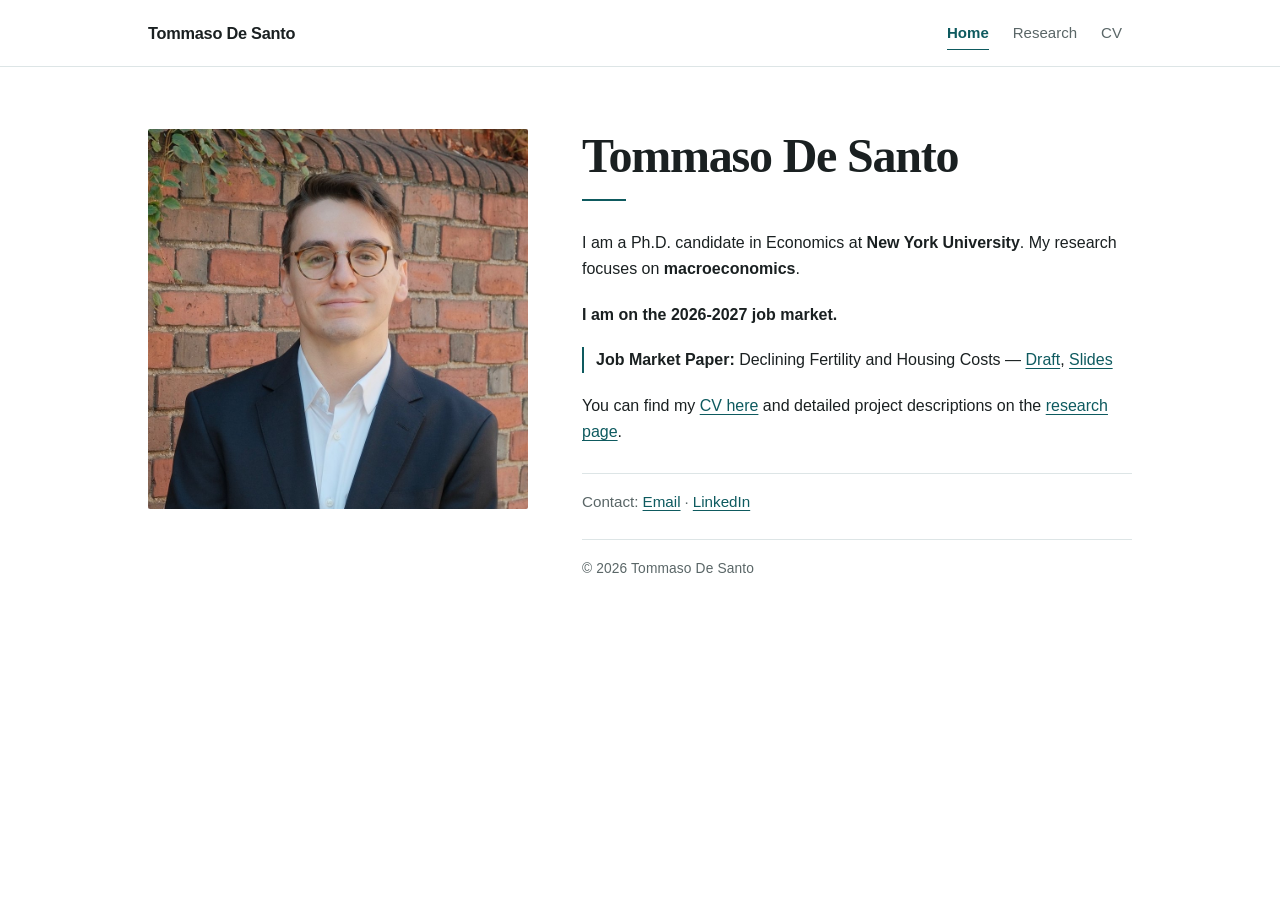
<file: index.html>
<!DOCTYPE html>
<html lang="en">
<head>
  <meta charset="utf-8">
  <title>Tommaso De Santo</title>
  <meta name="viewport" content="width=device-width, initial-scale=1">
  <!-- Same shared stylesheet -->
  <link rel="stylesheet" href="style.css">
</head>
<body>

  <!-- Shared, fixed/sticky header (same structure as research, no emojis) -->
  <header class="site-header">
    <div class="inner">
      <a class="brand" href="index.html">Tommaso De Santo</a>
      <div class="header-right">
        <nav class="site-nav">
          <a href="index.html" id="nav-home">Home</a>
          <a href="research.html" id="nav-research">Research</a>
          <a href="cv.html" id="nav-cv">CV</a>
        </nav>
        <!-- No socials block on index header -->
      </div>
    </div>
  </header>

  <!-- Active link setter (same logic as research) -->
  <script>
    (function () {
      const path = location.pathname.split('/').pop() || 'index.html';
      const map = { 'index.html': 'nav-home', 'research.html': 'nav-research', 'cv.html': 'nav-cv' };
      const id = map[path] || 'nav-home';
      const el = document.getElementById(id);
      if (el) el.classList.add('active');
    })();
  </script>

  <!-- Page content -->
  <div class="container">
    <div class="home-grid">
      <div class="photo">
        <img src="assets/headshot.jpg" alt="Tommaso De Santo portrait" width="900" height="900">
      </div>
      <div class="content">
        <h1>Tommaso De Santo</h1>
        <hr>
        <main>
          <p>
            I am a Ph.D. candidate in Economics at <strong>New York University</strong>.
            My research focuses on <strong>macroeconomics</strong>.
          </p>
          <p><strong>I am on the 2026-2027 job market.</strong></p>
          <p class="jmp-line">
            <strong>Job Market Paper:</strong> Declining Fertility and Housing Costs
            — <a href="jmp.pdf" title="Job market paper">Draft</a>, <a href="files/JMP_slides_20261015.pdf">Slides</a>
          </p>
          <p>
            You can find my <a href="cv.html">CV here</a> and detailed project descriptions on the
            <a href="research.html">research page</a>.
          </p>
        </main>

        <!-- Index-only contact line (no emojis) -->
        <div class="contact-line" style="margin-top: 20px;">
          <span>Contact: </span>
          <a href="mailto:td2248@nyu.edu">Email</a>
          <span> · </span>
          <a href="https://www.linkedin.com/in/tommaso-de-santo-04191a162/" target="_blank" rel="noopener">LinkedIn</a>
        </div>

        <footer style="margin-top: 16px;">
          © <script>document.write(new Date().getFullYear())</script> Tommaso De Santo
        </footer>
      </div>
    </div>
  </div>
</body>
</html>
</file>
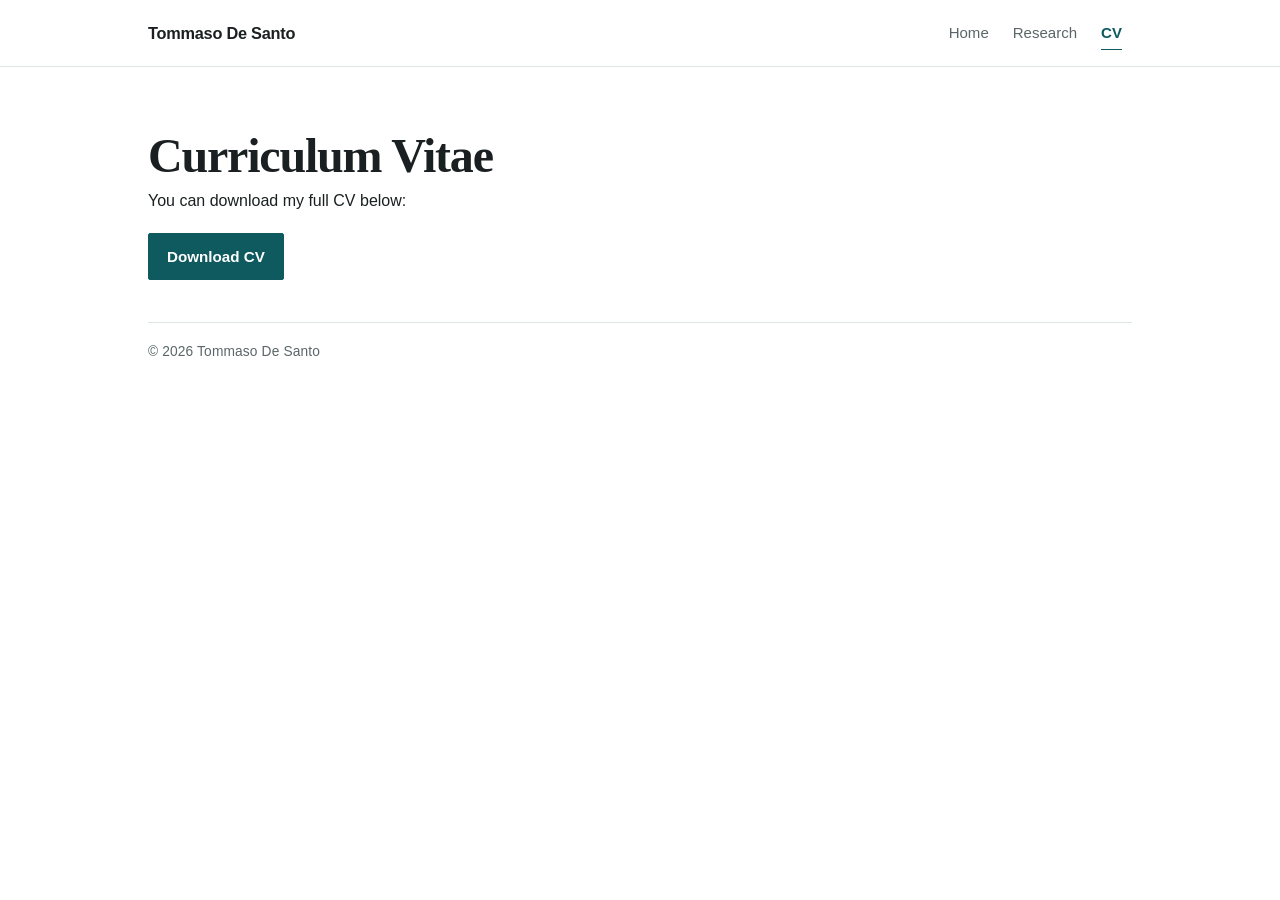
<file: cv.html>
<!DOCTYPE html>
<html lang="en">
<head>
  <meta charset="UTF-8">
  <title>CV — Tommaso De Santo</title>
  <meta name="viewport" content="width=device-width, initial-scale=1">
  <link rel="stylesheet" href="style.css">
</head>
<body>

  <!-- Shared, fixed/sticky header -->
  <header class="site-header">
    <div class="inner">
      <a class="brand" href="index.html">Tommaso De Santo</a>
      <div class="header-right">
        <nav class="site-nav">
          <a href="index.html" id="nav-home">Home</a>
          <a href="research.html" id="nav-research">Research</a>
          <a href="cv.html" id="nav-cv">CV</a>
        </nav>
      </div>
    </div>
  </header>

  <script>
    (function () {
      const path = location.pathname.split('/').pop() || 'index.html';
      const map = { 'index.html': 'nav-home', 'research.html': 'nav-research', 'cv.html': 'nav-cv' };
      const id = map[path] || 'nav-home';
      const el = document.getElementById(id);
      if (el) el.classList.add('active');
    })();
  </script>

  <!-- Page content -->
  <div class="container">
    <main>
      <h1>Curriculum Vitae</h1>
      <p>You can download my full CV below:</p>
      <p><a class="button" href="cv.pdf" target="_blank">Download CV</a></p>
    </main>

    <footer>
      © <script>document.write(new Date().getFullYear())</script> Tommaso De Santo
    </footer>
  </div>
</body>
</html>
</file>
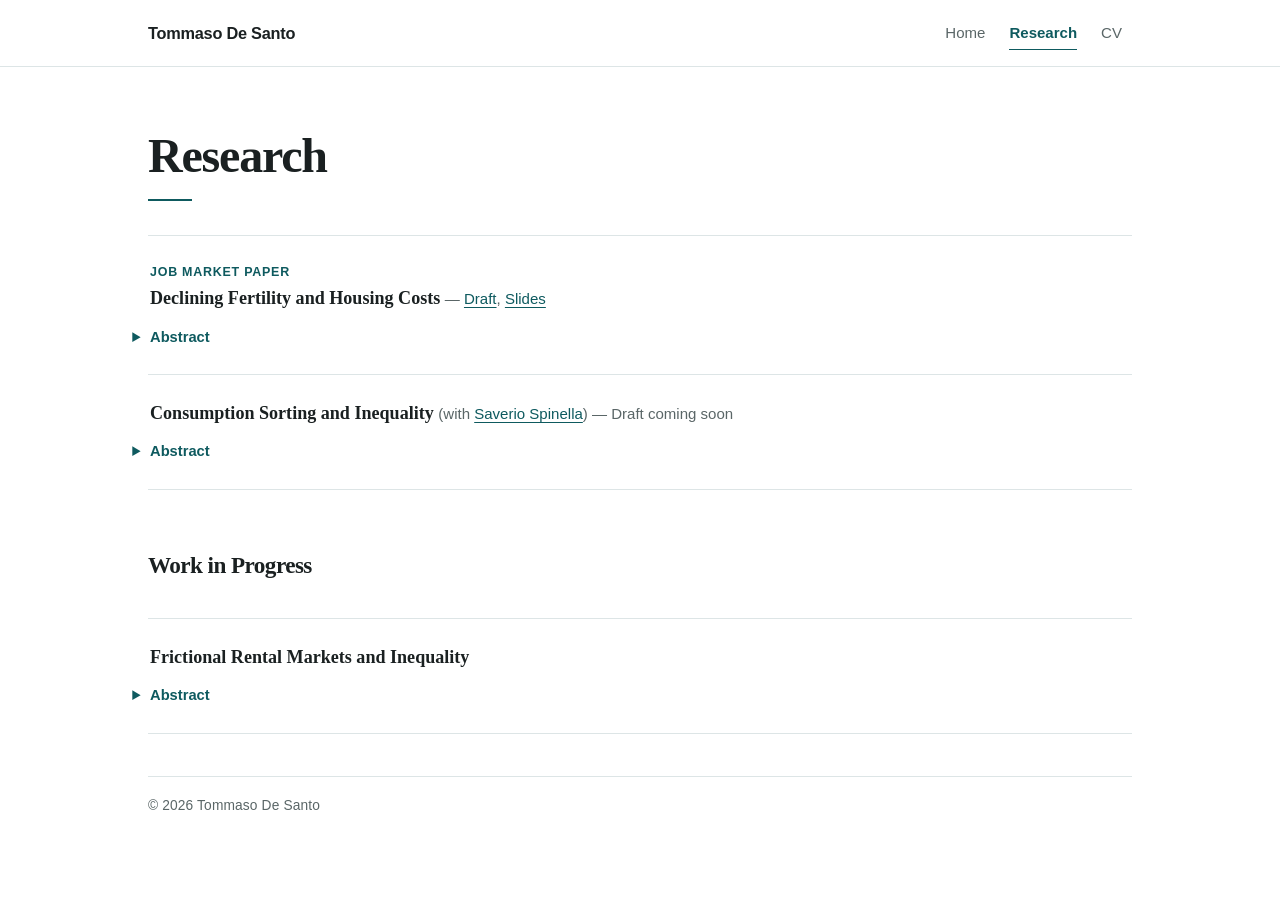
<file: research.html>
<!DOCTYPE html>
<html lang="en">
<head>
  <meta charset="utf-8">
  <title>Research — Tommaso De Santo</title>
  <meta name="viewport" content="width=device-width, initial-scale=1">
  <!-- Uses the same shared stylesheet as index.html and cv.html -->
  <link rel="stylesheet" href="style.css">
</head>
<body>

  <!-- Shared, fixed/sticky header -->
  <header class="site-header">
    <div class="inner">
      <a class="brand" href="index.html">Tommaso De Santo</a>
      <div class="header-right">
        <nav class="site-nav">
          <a href="index.html" id="nav-home">Home</a>
          <a href="research.html" id="nav-research">Research</a>
          <a href="cv.html" id="nav-cv">CV</a>
        </nav>
      </div>
    </div>
  </header>

  <!-- Active link setter -->
  <script>
    (function () {
      const path = location.pathname.split('/').pop() || 'index.html';
      const map = { 'index.html': 'nav-home', 'research.html': 'nav-research', 'cv.html': 'nav-cv' };
      const id = map[path] || 'nav-home';
      const el = document.getElementById(id);
      if (el) el.classList.add('active');
    })();
  </script>

  <!-- Page content -->
  <div class="container">
    <main>
      <h1>Research</h1>
      <hr>

      <ul class="research-list" style="list-style: disc; margin-left: 1.25rem; padding-left: 0.25rem;">
        <!-- 1) Declining Fertility and Housing Costs (JMP) -->
        <li class="research-item" style="margin-bottom: 1.1rem;">
          <span class="jmp-label">Job Market Paper</span>
          <span class="title" style="font-weight: 600;">Declining Fertility and Housing Costs</span>
          <span class="coauthors"></span>
          <span class="links"> — <a href="jmp.pdf" title="Job market paper">Draft</a>, <a href="files/JMP_slides_20261015.pdf">Slides</a></span>
          <details style="margin: 0.35rem 0 0.75rem;">
            <summary style="cursor: pointer; font-weight: 600;">Abstract</summary>
            <p>
              I study how the cost of family space shapes fertility decisions, and what role housing policy can play. Housing costs are at the center of the debate on declining fertility: children need space, and the young households who are deciding whether to have kids have few resources to pay for it. I build a life-cycle model in which households face income risk and choose fertility, savings, and whether to rent or own, subject to a down payment constraint. In the model, a child increases the demand for physical space, and young households face a tradeoff between having children sooner, when fecundity is high but earnings are low and uncertain, and later, after building up savings. I calibrate the model to the United States in 2007 and estimate an exogenous decrease in the desire for children to match the recent fertility decline. Along the transition to a new steady state with a smaller population, the presence of fewer households makes housing cheaper, which feeds back into higher fertility. I use the estimated model to assess different housing policies. Relaxing credit requirements has small effects on fertility in the medium run, as it mostly shifts the timing of fertility. Instead, the effect of policies that change long-term incentives, such as more housing supply and credit available only to parents, is stronger, and builds up over time. The results shed light on the importance of focusing on the long-run effects of policies aimed at increasing fertility.
            </p>
          </details>
        </li>

        <!-- 2) Consumption Sorting and Inequality -->
        <li class="research-item" style="margin-bottom: 1.1rem;">
          <span class="title" style="font-weight: 600;">Consumption Sorting and Inequality</span>
          <span class="coauthors">
            (with <a href="https://saveriospinella.github.io/" target="_blank" rel="noopener">Saverio Spinella</a>)
          </span>
          <span class="links"> — Draft coming soon</span>
          <details style="margin: 0.35rem 0 0.75rem;">
            <summary style="cursor: pointer; font-weight: 600;">Abstract</summary>
            <p>
              We study a spatial economy in which heterogeneous households and retailers jointly choose locations and trade in local markets, subject to housing congestion and shopping frictions. Retail competition can reinforce sorting and even sustain complete income segregation when heterogeneity in product tastes outweighs the shopping complementarities between poor and rich households. Two-sided sorting drives the mechanism: richer households locate in higher-amenity locations, and higher quality retailers cluster in those same locations, reinforcing the segregation pattern. Cross-household spillovers in prices paid have been the focus of the demand-driven market power literature; here we show that they are absent when sorting motives are strong enough.
            </p>
            <p>
              Using NielsenIQ data, we find evidence supporting the two-sided sorting mechanism: shopping intensity rises with retailer density and the price premium for high-end goods falls where the average retailer offers more high-end products. A calibrated version of the model allows us to study place-based policies aimed at reducing the cost of living. Budget-balanced subsidies that lower retailers’ costs are most effective in poorer locations. The burden of the implied redistribution on rich households can be mitigated by moderate price controls in the locations they cluster in.
            </p>
          </details>
        </li>
      </ul>

      <h2 class="research-section">Work in Progress</h2>
      <ul class="research-list" style="list-style: disc; margin-left: 1.25rem; padding-left: 0.25rem;">
        <!-- Frictional Rental Markets and Inequality -->
        <li class="research-item" style="margin-bottom: 1.1rem;">
          <span class="title" style="font-weight: 600;">Frictional Rental Markets and Inequality</span>
          <span class="coauthors"></span>
          <details style="margin: 0.35rem 0 0.75rem;">
            <summary style="cursor: pointer; font-weight: 600;">Abstract</summary>
            <p>
              Using ACS microdata, I document new facts on the heterogeneity of paid rents across individuals and cities.
              First, young people tend to pay higher rents and move more frequently, especially in denser and less housing-elastic
              cities. Second, recent movers—both within and across cities—pay systematically higher rents. These effects are
              heterogeneous across space and stronger in larger, denser metropolitan areas.
            </p>
            <p>
              To rationalize these patterns, I develop a parsimonious model of directed search in the rental market. The model
              explains the observed dispersion in paid rents and implies that increases in housing supply would disproportionately
              benefit younger and more mobile households.
            </p>
          </details>
        </li>
      </ul>
    </main>

    <footer>
      © <script>document.write(new Date().getFullYear())</script> Tommaso De Santo
    </footer>
  </div>
</body>
</html>
</file>
<file: style.css>
/* --- Design tokens --- */
:root {
  --maxw: 1040px;
  --page: #ffffff;
  --surface: #ffffff;
  --surface-soft: #f3f6f6;
  --text: #1a2021;
  --muted: #5a6667;
  --accent: #0e5a5f;
  --accent-strong: #093f43;
  --accent-soft: #e3eff0;
  --border: #dde5e6;
  --shadow: none;
  --radius: 0;
  --padx: 28px;
}

/* --- Base --- */
* {
  box-sizing: border-box;
}

html {
  scroll-behavior: smooth;
}

html,
body {
  margin: 0;
  padding: 0;
}

body {
  min-height: 100vh;
  background: var(--page);
  color: var(--text);
  font-family: -apple-system, BlinkMacSystemFont, "Segoe UI", Roboto, Helvetica, Arial, sans-serif;
  font-size: 16px;
  line-height: 1.65;
  text-rendering: optimizeLegibility;
  -webkit-font-smoothing: antialiased;
}

a {
  color: var(--accent);
  text-decoration-thickness: 1px;
  text-underline-offset: 3px;
  transition: color 160ms ease, background-color 160ms ease, border-color 160ms ease, transform 160ms ease;
}

a:hover {
  color: var(--accent-strong);
}

a:focus-visible,
summary:focus-visible {
  outline: 3px solid rgba(14, 90, 95, 0.22);
  outline-offset: 4px;
  border-radius: 3px;
}

/* --- Site header --- */
.site-header {
  position: sticky;
  top: 0;
  z-index: 1000;
  width: 100%;
  background: rgba(255, 255, 255, 0.96);
  border-bottom: 1px solid var(--border);
  box-shadow: none;
  backdrop-filter: blur(12px);
  -webkit-backdrop-filter: blur(12px);
}

.site-header .inner {
  max-width: var(--maxw);
  min-height: 66px;
  margin: 0 auto;
  padding: 10px var(--padx);
  display: flex;
  align-items: center;
  justify-content: space-between;
}

.brand {
  display: inline-flex;
  align-items: center;
  color: var(--text);
  font-size: 1.02rem;
  font-weight: 720;
  letter-spacing: -0.015em;
  text-decoration: none;
}

.brand:hover {
  color: var(--accent);
}

.header-right,
.site-nav {
  display: flex;
  align-items: center;
}

.header-right {
  gap: 18px;
}

.site-nav {
  gap: 4px;
}

.site-nav a {
  position: relative;
  padding: 7px 10px;
  border-radius: 0;
  color: var(--muted);
  font-size: 0.94rem;
  font-weight: 520;
  text-decoration: none;
}

.site-nav a:hover {
  background: transparent;
  color: var(--accent-strong);
}

.site-nav a.active {
  background: transparent;
  color: var(--accent);
  font-weight: 680;
}

.site-nav a.active::after {
  position: absolute;
  right: 10px;
  bottom: 2px;
  left: 10px;
  height: 1px;
  background: currentColor;
  content: "";
}

/* --- Page shell --- */
.container {
  width: calc(100% - 40px);
  max-width: var(--maxw);
  margin: 62px auto 72px;
  padding: 0 var(--padx) 40px;
  background: transparent;
  border: 0;
  border-radius: 0;
  box-shadow: none;
}

/* --- Home layout --- */
.home-grid {
  display: grid;
  grid-template-columns: minmax(260px, 380px) minmax(0, 1fr);
  gap: 54px;
  align-items: start;
}

.photo {
  min-width: 0;
  text-align: center;
}

.photo img {
  display: block;
  width: 100%;
  height: auto;
  aspect-ratio: 1 / 1;
  object-fit: cover;
  border: 0;
  border-radius: 2px;
  box-shadow: none;
}

.content {
  min-width: 0;
}

/* --- Typography --- */
h1,
h2 {
  color: var(--text);
  font-family: "Iowan Old Style", "Palatino Linotype", Palatino, Georgia, "Times New Roman", serif;
  font-weight: 600;
  letter-spacing: -0.025em;
}

h1 {
  margin: 0 0 0.3rem;
  font-size: clamp(2.15rem, 4vw, 3rem);
  line-height: 1.12;
}

h2 {
  margin: 1rem 0 0.45rem;
  font-size: 1.45rem;
}

hr {
  width: 44px;
  margin: 1rem 0 1.8rem;
  border: 0;
  border-top: 2px solid var(--accent);
}

p {
  margin: 0 0 1.2rem;
}

main p,
.content p {
  max-width: 68ch;
  text-align: left;
  hyphens: auto;
  -webkit-hyphens: auto;
  -ms-hyphens: auto;
}

.contact-line {
  display: flex;
  flex-wrap: wrap;
  align-items: center;
  gap: 4px;
  margin-top: 28px !important;
  padding: 15px 0 0;
  background: transparent;
  border: 0;
  border-top: 1px solid var(--border);
  border-radius: 0;
  color: var(--muted);
  font-size: 0.95rem;
}

.jmp-line {
  padding-left: 12px;
  border-left: 2px solid var(--accent);
}

/* Placeholder link: an <a> without href, until the target exists */
a:not([href]) {
  color: var(--muted);
  text-decoration: none;
  cursor: default;
}

/* --- Research page --- */
.research-section {
  margin: 56px 0 0;
}

.research-list {
  display: grid;
  gap: 0;
  margin: 34px 0 0 !important;
  padding: 0 !important;
  list-style: none !important;
  border-top: 1px solid var(--border);
}

.research-item {
  margin: 0 !important;
  padding: 26px 2px 25px;
  overflow: visible;
  background: transparent;
  border: 0;
  border-bottom: 1px solid var(--border);
  border-radius: 0;
  transition: none;
}

.research-item:hover {
  border-color: var(--border);
  box-shadow: none;
  transform: none;
}

.research-item .title {
  color: var(--text);
  font-family: "Iowan Old Style", "Palatino Linotype", Palatino, Georgia, "Times New Roman", serif;
  font-size: 1.13rem;
  line-height: 1.4;
}

.research-item .jmp-label {
  display: block;
  margin-bottom: 4px;
  color: var(--accent);
  font-size: 0.78rem;
  font-weight: 680;
  letter-spacing: 0.06em;
  text-transform: uppercase;
}

.research-item .coauthors,
.research-item .links {
  color: var(--muted);
  font-size: 0.94rem;
}

.research-item details {
  margin: 12px 0 0 !important;
  padding-top: 0;
  border-top: 0;
}

.research-item summary {
  width: max-content;
  cursor: pointer;
  color: var(--accent);
  font-size: 0.92rem;
  font-weight: 680 !important;
  list-style-position: outside;
}

.research-item details[open] summary {
  margin-bottom: 12px;
  color: var(--accent-strong);
}

.research-item details p {
  max-width: 78ch;
  margin-bottom: 0.85rem;
  color: #2e3a3c;
  font-size: 0.95rem;
  line-height: 1.7;
}

.research-item details p:last-child {
  margin-bottom: 0;
}

/* --- Buttons --- */
.button {
  display: inline-flex;
  align-items: center;
  justify-content: center;
  min-height: 44px;
  padding: 10px 18px;
  background: var(--accent);
  border: 1px solid var(--accent);
  border-radius: 2px;
  box-shadow: none;
  color: #fff;
  font-size: 0.95rem;
  font-weight: 650;
  text-decoration: none;
}

.button:hover {
  background: var(--accent-strong);
  border-color: var(--accent-strong);
  color: #fff;
  box-shadow: none;
  transform: none;
}

/* --- Footer --- */
footer {
  margin-top: 42px;
  padding-top: 18px;
  border-top: 1px solid var(--border);
  color: var(--muted);
  font-size: 0.86rem;
  letter-spacing: 0.01em;
}

.content footer {
  margin-top: 24px !important;
}

/* --- Responsive --- */
@media (max-width: 760px) {
  :root {
    --padx: 20px;
  }

  .site-header .inner {
    min-height: 62px;
  }

  .container {
    width: calc(100% - 28px);
    margin: 38px auto 46px;
    padding: 0 14px 30px;
  }

  .home-grid {
    grid-template-columns: 1fr;
    gap: 32px;
  }

  .photo {
    width: min(74vw, 270px);
    margin: 0 auto;
  }

  .content {
    width: 100%;
  }

  h1 {
    font-size: clamp(2rem, 10vw, 2.55rem);
  }

  .research-item {
    padding: 22px 1px;
  }
}

@media (max-width: 600px) {
  .site-header .inner {
    flex-direction: column;
    align-items: stretch;
    gap: 7px;
    padding-top: 11px;
    padding-bottom: 10px;
  }

  .brand {
    justify-content: center;
  }

  .header-right {
    justify-content: center;
    gap: 8px;
  }

  .site-nav {
    justify-content: center;
  }

  .site-nav a {
    padding: 5px 9px;
    font-size: 0.9rem;
  }

  .container {
    width: calc(100% - 20px);
    margin-top: 32px;
    padding: 0 10px 28px;
    border-radius: 0;
  }

  .home-grid {
    gap: 27px;
  }

  .photo {
    width: min(72vw, 245px);
  }

  .contact-line {
    padding: 14px 0 0;
  }

  .research-list {
    gap: 0;
    margin-top: 24px !important;
  }

  .research-item {
    padding: 21px 1px;
  }
}

@media (prefers-reduced-motion: reduce) {
  html {
    scroll-behavior: auto;
  }

  *,
  *::before,
  *::after {
    transition-duration: 0.01ms !important;
  }
}
</file>
